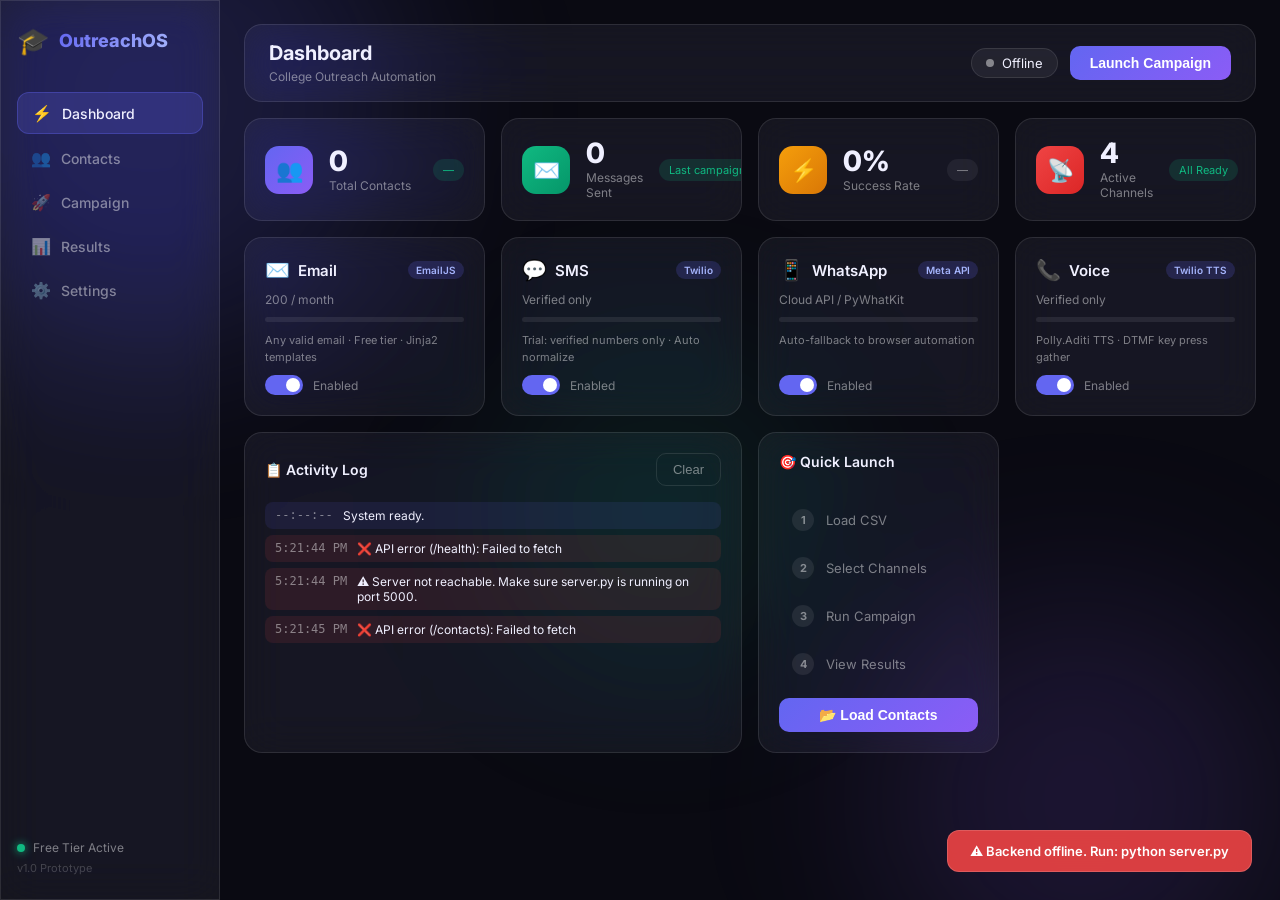
<file: dashboard/index.html>
<!DOCTYPE html>
<html lang="en">
<head>
  <meta charset="UTF-8" />
  <meta name="viewport" content="width=device-width, initial-scale=1.0" />
  <title>OutreachOS — College Outreach Automation</title>
  <meta name="description" content="Glassmorphism dashboard for College Outreach Automation." />
  <link rel="preconnect" href="https://fonts.googleapis.com" />
  <link href="https://fonts.googleapis.com/css2?family=Inter:wght@300;400;500;600;700;800&display=swap" rel="stylesheet" />
  <link rel="stylesheet" href="style.css" />
  <style>
    .toast{position:fixed;bottom:28px;right:28px;padding:12px 22px;border-radius:12px;font-size:13px;font-weight:600;z-index:9999;opacity:0;transform:translateY(10px);transition:.3s;backdrop-filter:blur(12px);border:1px solid rgba(255,255,255,.15);pointer-events:none}
    .toast.show{opacity:1;transform:none}
    .toast-ok{background:rgba(16,185,129,.9);color:#fff}
    .toast-err{background:rgba(239,68,68,.9);color:#fff}
  </style>
</head>
<body>

  <div class="bg-orb orb-1"></div>
  <div class="bg-orb orb-2"></div>
  <div class="bg-orb orb-3"></div>

  <div class="app-shell">

    <!-- SIDEBAR -->
    <aside class="sidebar glass" id="sidebar">
      <div class="logo">
        <span class="logo-icon">🎓</span>
        <span class="logo-text">OutreachOS</span>
      </div>
      <nav class="nav">
        <a href="#" class="nav-item active" data-view="dashboard" id="nav-dashboard"><span class="nav-icon">⚡</span><span>Dashboard</span></a>
        <a href="#" class="nav-item" data-view="contacts"  id="nav-contacts" ><span class="nav-icon">👥</span><span>Contacts</span></a>
        <a href="#" class="nav-item" data-view="campaign"  id="nav-campaign" ><span class="nav-icon">🚀</span><span>Campaign</span></a>
        <a href="#" class="nav-item" data-view="results"   id="nav-results"  ><span class="nav-icon">📊</span><span>Results</span></a>
        <a href="#" class="nav-item" data-view="settings"  id="nav-settings" ><span class="nav-icon">⚙️</span><span>Settings</span></a>
      </nav>
      <div class="sidebar-footer">
        <div class="tier-badge"><span class="tier-dot"></span><span>Free Tier Active</span></div>
        <p class="ver">v1.0 Prototype</p>
      </div>
    </aside>

    <!-- MAIN -->
    <main class="main-content">

      <!-- TOPBAR -->
      <header class="topbar glass">
        <div class="topbar-left">
          <h1 id="page-title">Dashboard</h1>
          <span class="breadcrumb">College Outreach Automation</span>
        </div>
        <div class="topbar-right">
          <div class="status-pill" id="status-pill">
            <span class="pulse" id="status-pulse"></span>
            <span id="status-text">Connecting…</span>
          </div>
          <button class="btn-primary" id="launch-btn">Launch Campaign</button>
        </div>
      </header>

      <!-- ══ DASHBOARD ══ -->
      <section class="view active" id="view-dashboard">
        <div class="bento-grid">

          <div class="bento-card stat-card glass">
            <div class="stat-icon" style="background:linear-gradient(135deg,#6366f1,#8b5cf6)">👥</div>
            <div class="stat-body"><div class="stat-num" id="stat-total">0</div><div class="stat-label">Total Contacts</div></div>
            <div class="stat-trend up" id="stat-trend-contacts">—</div>
          </div>

          <div class="bento-card stat-card glass">
            <div class="stat-icon" style="background:linear-gradient(135deg,#10b981,#059669)">✉️</div>
            <div class="stat-body"><div class="stat-num" id="stat-sent">0</div><div class="stat-label">Messages Sent</div></div>
            <div class="stat-trend up">Last campaign</div>
          </div>

          <div class="bento-card stat-card glass">
            <div class="stat-icon" style="background:linear-gradient(135deg,#f59e0b,#d97706)">⚡</div>
            <div class="stat-body"><div class="stat-num" id="stat-rate">0%</div><div class="stat-label">Success Rate</div></div>
            <div class="stat-trend neutral" id="stat-trend-rate">—</div>
          </div>

          <div class="bento-card stat-card glass">
            <div class="stat-icon" style="background:linear-gradient(135deg,#ef4444,#dc2626)">📡</div>
            <div class="stat-body"><div class="stat-num">4</div><div class="stat-label">Active Channels</div></div>
            <div class="stat-trend up">All Ready</div>
          </div>

          <!-- Channel cards -->
          <div class="bento-card channel-card glass">
            <div class="ch-header"><span class="ch-icon">✉️</span><span class="ch-name">Email</span><span class="ch-badge">EmailJS</span></div>
            <div class="ch-limit">200 / month</div>
            <div class="ch-bar"><div class="ch-fill" id="email-bar" style="width:0%"></div></div>
            <div class="ch-desc">Any valid email · Free tier · Jinja2 templates</div>
            <div class="ch-toggle-row"><label class="toggle"><input type="checkbox" id="toggle-email" checked /><span class="slider"></span></label><span class="toggle-label">Enabled</span></div>
          </div>

          <div class="bento-card channel-card glass">
            <div class="ch-header"><span class="ch-icon">💬</span><span class="ch-name">SMS</span><span class="ch-badge">Twilio</span></div>
            <div class="ch-limit">Verified only</div>
            <div class="ch-bar"><div class="ch-fill sms" id="sms-bar" style="width:0%"></div></div>
            <div class="ch-desc">Trial: verified numbers only · Auto normalize</div>
            <div class="ch-toggle-row"><label class="toggle"><input type="checkbox" id="toggle-sms" checked /><span class="slider"></span></label><span class="toggle-label">Enabled</span></div>
          </div>

          <div class="bento-card channel-card glass">
            <div class="ch-header"><span class="ch-icon">📱</span><span class="ch-name">WhatsApp</span><span class="ch-badge">Meta API</span></div>
            <div class="ch-limit">Cloud API / PyWhatKit</div>
            <div class="ch-bar"><div class="ch-fill wa" id="wa-bar" style="width:0%"></div></div>
            <div class="ch-desc">Auto-fallback to browser automation</div>
            <div class="ch-toggle-row"><label class="toggle"><input type="checkbox" id="toggle-wa" checked /><span class="slider"></span></label><span class="toggle-label">Enabled</span></div>
          </div>

          <div class="bento-card channel-card glass">
            <div class="ch-header"><span class="ch-icon">📞</span><span class="ch-name">Voice</span><span class="ch-badge">Twilio TTS</span></div>
            <div class="ch-limit">Verified only</div>
            <div class="ch-bar"><div class="ch-fill voice" id="voice-bar" style="width:0%"></div></div>
            <div class="ch-desc">Polly.Aditi TTS · DTMF key press gather</div>
            <div class="ch-toggle-row"><label class="toggle"><input type="checkbox" id="toggle-voice" checked /><span class="slider"></span></label><span class="toggle-label">Enabled</span></div>
          </div>

          <!-- Activity log (wide) -->
          <div class="bento-card activity-card glass bento-wide">
            <div class="card-heading"><span>📋 Activity Log</span><button class="btn-ghost" id="clear-log-btn">Clear</button></div>
            <div class="log-feed" id="log-feed">
              <div class="log-entry info"><span class="log-ts">--:--:--</span><span class="log-msg">System ready.</span></div>
            </div>
          </div>

          <!-- Quick-start -->
          <div class="bento-card quick-card glass">
            <div class="card-heading"><span>🎯 Quick Launch</span></div>
            <div class="quick-steps">
              <div class="q-step" id="q1"><span class="q-num">1</span><span>Load CSV</span></div>
              <div class="q-step" id="q2"><span class="q-num">2</span><span>Select Channels</span></div>
              <div class="q-step" id="q3"><span class="q-num">3</span><span>Run Campaign</span></div>
              <div class="q-step" id="q4"><span class="q-num">4</span><span>View Results</span></div>
            </div>
            <button class="btn-primary full-w" id="ql-load-btn">📂 Load Contacts</button>
          </div>

        </div>
      </section>

      <!-- ══ CONTACTS ══ -->
      <section class="view" id="view-contacts">
        <div class="bento-grid">
          <div class="bento-card glass bento-full">
            <div class="card-heading">
              <span>👥 Contact Manager</span>
              <div class="btn-row">
                <button class="btn-ghost" id="add-contact-btn">+ Add</button>
                <button class="btn-ghost" id="import-csv-btn">📂 Import CSV</button>
                <button class="btn-ghost" id="export-contacts-btn">⬇ Export CSV</button>
                <input type="file" id="csv-file-input" accept=".csv" style="display:none" />
              </div>
            </div>
            <div class="search-bar-wrap">
              <input type="text" class="glass-input" id="search-contacts" placeholder="🔍  Search contacts…" />
            </div>
            <div class="contacts-table-wrap">
              <table class="contacts-table">
                <thead>
                  <tr>
                    <th><input type="checkbox" id="select-all" /></th>
                    <th>Name</th><th>Email</th><th>Phone</th><th>Course</th><th>City</th><th>Actions</th>
                  </tr>
                </thead>
                <tbody id="contacts-tbody">
                  <tr class="empty-row"><td colspan="7">No contacts loaded. Import a CSV or add manually.</td></tr>
                </tbody>
              </table>
            </div>
            <div class="table-footer">
              <span id="contact-count-label">0 contacts</span>
              <button class="btn-ghost danger" id="delete-selected-btn">🗑 Delete Selected</button>
            </div>
          </div>
        </div>

        <!-- Add Contact Modal -->
        <div class="modal-overlay" id="add-modal">
          <div class="modal glass">
            <div class="modal-header"><h3>Add Contact</h3><button class="close-btn" id="close-modal-btn">✕</button></div>
            <div class="modal-body">
              <div class="form-row"><label>Name</label><input type="text" id="m-name" class="glass-input" placeholder="Ravi Kumar" /></div>
              <div class="form-row"><label>Email</label><input type="email" id="m-email" class="glass-input" placeholder="ravi@example.com" /></div>
              <div class="form-row"><label>Phone</label><input type="text" id="m-phone" class="glass-input" placeholder="+919876543210" /></div>
              <div class="form-row"><label>Course</label><input type="text" id="m-course" class="glass-input" placeholder="B.Tech Computer Science" /></div>
              <div class="form-row"><label>City</label><input type="text" id="m-city" class="glass-input" placeholder="Aurangabad" /></div>
              <button class="btn-primary full-w" id="save-contact-btn">Save Contact</button>
            </div>
          </div>
        </div>
      </section>

      <!-- ══ CAMPAIGN ══ -->
      <section class="view" id="view-campaign">
        <div class="bento-grid">

          <div class="bento-card glass bento-half">
            <div class="card-heading"><span>🚀 Campaign Builder</span></div>
            <div class="form-row"><label>Campaign Name</label><input type="text" id="camp-name" class="glass-input" value="Summer Admissions 2025-26" /></div>
            <div class="form-row"><label>Contact Limit (blank = all)</label><input type="number" id="camp-limit" class="glass-input" placeholder="e.g. 10" min="1" /></div>
            <div class="form-row">
              <label>Select Channels</label>
              <div class="channel-chips">
                <label class="chip" id="chip-email"><input type="checkbox" checked />✉️ Email</label>
                <label class="chip" id="chip-sms"><input type="checkbox" checked />💬 SMS</label>
                <label class="chip" id="chip-wa"><input type="checkbox" checked />📱 WhatsApp</label>
                <label class="chip" id="chip-voice"><input type="checkbox" checked />📞 Voice</label>
              </div>
            </div>
            <div class="form-row"><label>Delay Between Sends (sec)</label><input type="number" id="camp-delay" class="glass-input" value="0.5" step="0.1" min="0" /></div>
            <div class="launch-actions">
              <button class="btn-primary" id="run-campaign-btn">⚡ Run Campaign</button>
              <button class="btn-ghost" id="preview-btn">👁 Preview</button>
            </div>
          </div>

          <div class="bento-card glass bento-half">
            <div class="card-heading"><span>📝 Message Preview</span></div>
            <div class="preview-tabs">
              <button class="ptab active" data-tab="email">Email</button>
              <button class="ptab" data-tab="sms">SMS</button>
              <button class="ptab" data-tab="whatsapp">WhatsApp</button>
              <button class="ptab" data-tab="voice">Voice</button>
            </div>
            <div class="preview-panel" id="preview-email">
              <div class="preview-email-card">
                <div class="pe-header">🎓 College Admissions</div>
                <p class="pe-subject">Subject: Admissions Open for [Course] — [College]</p>
                <p class="pe-body">Dear <strong>[Name]</strong>,<br><br>We are delighted to inform you that admissions for <strong>[Course]</strong> are now open for <strong>2025-26</strong>.<br><br>Based in <strong>[City]</strong>, you are just a step away from an extraordinary journey…</p>
                <a class="pe-cta">Apply Now →</a>
              </div>
            </div>
            <div class="preview-panel hidden" id="preview-sms">
              <div class="sms-bubble">Dear [Name], Admissions for [Course] at [College] are now OPEN for 2025-26! Limited seats. Apply: https://yourcollege.edu.in | Reply STOP to opt out.</div>
            </div>
            <div class="preview-panel hidden" id="preview-whatsapp">
              <div class="wa-bubble">📱 Hi [Name],<br>Hello from [College]! We are excited to share our latest admission updates.</div>
            </div>
            <div class="preview-panel hidden" id="preview-voice">
              <div class="voice-script">
                <p>🔊 <em>"Hello, [Name]. This is a message from [College]."</em></p>
                <p>🔊 <em>"Admissions for [Course] are now open. Seats are limited."</em></p>
                <p>🔊 <em>"Press 1 to know more. Press 9 to opt out."</em></p>
                <p>🔊 <em>"Visit [website] to apply online. Thank you!"</em></p>
              </div>
            </div>
          </div>

          <!-- Progress card -->
          <div class="bento-card glass bento-full" id="progress-card" style="display:none">
            <div class="card-heading"><span>⚡ Campaign in Progress</span><span id="prog-percent">0%</span></div>
            <div class="progress-bar-wrap"><div class="progress-bar" id="progress-bar"></div></div>
            <div class="prog-stats">
              <span>✅ Sent: <strong id="p-sent">0</strong></span>
              <span>⏭ Skipped: <strong id="p-skip">0</strong></span>
              <span>❌ Failed: <strong id="p-fail">0</strong></span>
              <span>⏳ Remaining: <strong id="p-rem">—</strong></span>
            </div>
          </div>

        </div>
      </section>

      <!-- ══ RESULTS ══ -->
      <section class="view" id="view-results">
        <div class="bento-grid">

          <div class="bento-card glass bento-third">
            <div class="card-heading"><span>📊 Summary</span></div>
            <div class="result-ring-wrap">
              <svg viewBox="0 0 120 120" class="ring-svg">
                <circle cx="60" cy="60" r="50" fill="none" stroke="rgba(255,255,255,0.08)" stroke-width="12"/>
                <circle cx="60" cy="60" r="50" fill="none" stroke="#6366f1" stroke-width="12"
                  stroke-dasharray="314" stroke-dashoffset="314" stroke-linecap="round"
                  transform="rotate(-90 60 60)" id="ring-progress"/>
              </svg>
              <div class="ring-center"><div class="ring-num" id="ring-rate">0%</div><div class="ring-lbl">Success</div></div>
            </div>
            <div class="result-breakdown">
              <div class="rb-row"><span class="rb-dot sent"></span>Sent <strong id="rb-sent">0</strong></div>
              <div class="rb-row"><span class="rb-dot skip"></span>Skipped <strong id="rb-skip">0</strong></div>
              <div class="rb-row"><span class="rb-dot fail"></span>Failed <strong id="rb-fail">0</strong></div>
            </div>
          </div>

          <div class="bento-card glass bento-twothird">
            <div class="card-heading">
              <span>📋 Detailed Results</span>
              <div class="btn-row">
                <button class="btn-ghost" id="export-json-btn">⬇ Export JSON</button>
                <button class="btn-ghost" id="view-logs-btn">📁 Logs</button>
              </div>
            </div>
            <div class="results-filter">
              <button class="filter-chip active" data-filter="all">All</button>
              <button class="filter-chip" data-filter="sent">✅ Sent</button>
              <button class="filter-chip" data-filter="skipped">⏭ Skipped</button>
              <button class="filter-chip" data-filter="error">❌ Error</button>
            </div>
            <div class="results-table-wrap">
              <table class="contacts-table">
                <thead><tr><th>Contact</th><th>Channel</th><th>Status</th><th>Email/Phone</th><th>Note</th></tr></thead>
                <tbody id="results-tbody">
                  <tr class="empty-row"><td colspan="5">No results yet. Run a campaign first.</td></tr>
                </tbody>
              </table>
            </div>
          </div>

          <div class="bento-card glass bento-full">
            <div class="card-heading"><span>📈 Channel Breakdown</span></div>
            <div class="channel-bars">
              <div class="cbar-row"><span class="cbar-label">✉️ Email</span><div class="cbar-track"><div class="cbar-fill email" id="res-email-bar" style="width:0%"></div></div><span class="cbar-val" id="res-email-val">0</span></div>
              <div class="cbar-row"><span class="cbar-label">💬 SMS</span><div class="cbar-track"><div class="cbar-fill sms" id="res-sms-bar" style="width:0%"></div></div><span class="cbar-val" id="res-sms-val">0</span></div>
              <div class="cbar-row"><span class="cbar-label">📱 WhatsApp</span><div class="cbar-track"><div class="cbar-fill wa" id="res-wa-bar" style="width:0%"></div></div><span class="cbar-val" id="res-wa-val">0</span></div>
              <div class="cbar-row"><span class="cbar-label">📞 Voice</span><div class="cbar-track"><div class="cbar-fill voice" id="res-voice-bar" style="width:0%"></div></div><span class="cbar-val" id="res-voice-val">0</span></div>
            </div>
          </div>

        </div>
      </section>

      <!-- ══ SETTINGS ══ -->
      <section class="view" id="view-settings">
        <div class="bento-grid">

          <div class="bento-card glass bento-half">
            <div class="card-heading"><span>✉️ EmailJS Config</span></div>
            <div class="form-row"><label>Service ID</label><input type="text" class="glass-input" id="s-ejs-sid" placeholder="service_xxxxxxx" /></div>
            <div class="form-row"><label>Template ID</label><input type="text" class="glass-input" id="s-ejs-tid" placeholder="template_xxxxxxx" /></div>
            <div class="form-row"><label>Public Key</label><input type="text" class="glass-input" id="s-ejs-pub" placeholder="xxxxxxxxxxxxxxxxxxxx" /></div>
            <div class="form-row"><label>Private Key</label><input type="password" class="glass-input" id="s-ejs-priv" placeholder="••••••••••••" /></div>
            <div class="form-row"><label>From Name</label><input type="text" class="glass-input" id="s-ejs-from" placeholder="College Admissions" /></div>
            <div class="form-row"><label>Reply-To Email</label><input type="email" class="glass-input" id="s-ejs-reply" placeholder="admissions@college.edu" /></div>
          </div>

          <div class="bento-card glass bento-half">
            <div class="card-heading"><span>💬 Twilio Config</span></div>
            <div class="form-row"><label>Account SID</label><input type="text" class="glass-input" id="s-tw-sid" placeholder="ACxxxxxxxxxxxxxxxx" /></div>
            <div class="form-row"><label>Auth Token</label><input type="password" class="glass-input" id="s-tw-token" placeholder="••••••••••••••••" /></div>
            <div class="form-row"><label>From Number</label><input type="text" class="glass-input" id="s-tw-from" placeholder="+1xxxxxxxxxx" /></div>
            <div class="form-row"><label>Verified Numbers (comma-sep)</label><input type="text" class="glass-input" id="s-tw-verified" placeholder="+919876543210,+918765432109" /></div>
          </div>

          <div class="bento-card glass bento-half">
            <div class="card-heading"><span>📱 WhatsApp Config</span></div>
            <div class="form-row"><label>API Token</label><input type="password" class="glass-input" id="s-wa-token" placeholder="Bearer token…" /></div>
            <div class="form-row"><label>Phone Number ID</label><input type="text" class="glass-input" id="s-wa-pid" placeholder="1234567890" /></div>
          </div>

          <div class="bento-card glass bento-half">
            <div class="card-heading"><span>🏫 College Info</span></div>
            <div class="form-row"><label>College Name</label><input type="text" class="glass-input" id="s-col-name" placeholder="Example College of Engineering" /></div>
            <div class="form-row"><label>Phone</label><input type="text" class="glass-input" id="s-col-phone" placeholder="+91-XXXXXXXXXX" /></div>
            <div class="form-row"><label>Website</label><input type="text" class="glass-input" id="s-col-web" placeholder="https://yourcollege.edu.in" /></div>
            <div class="form-row"><label>Admission Year</label><input type="text" class="glass-input" id="s-col-year" placeholder="2025-26" /></div>
          </div>

          <div class="bento-card glass bento-full settings-actions">
            <button class="btn-primary" id="save-settings-btn">💾 Save to .env</button>
            <button class="btn-ghost" id="reset-settings-btn">↩ Reset Fields</button>
            <button class="btn-ghost" id="view-logs-btn-s">📁 View Saved Logs</button>
            <div class="settings-note">✅ Settings are written directly to your <code>.env</code> file via the server API.</div>
          </div>

        </div>
      </section>

    </main>
  </div>

  <!-- Log History Modal -->
  <div class="modal-overlay" id="log-history-modal">
    <div class="modal glass" style="width:560px;max-width:95vw">
      <div class="modal-header">
        <h3>📁 Saved Campaign Logs</h3>
        <button class="close-btn" id="close-log-modal-btn">✕</button>
      </div>
      <div class="modal-body">
        <p style="font-size:12px;color:var(--muted);margin-bottom:12px">Click any log to load its results.</p>
        <div class="log-feed" id="log-history-body" style="max-height:320px">Loading…</div>
      </div>
    </div>
  </div>

  <script src="app.js"></script>
</body>
</html>
</file>
<file: dashboard/style.css>
/* ── Reset & Base ────────────────────────────────────── */
*, *::before, *::after { box-sizing: border-box; margin: 0; padding: 0; }

:root {
  --bg:       #0a0a12;
  --surface:  rgba(255,255,255,0.05);
  --border:   rgba(255,255,255,0.10);
  --border-h: rgba(255,255,255,0.20);
  --text:     #f0f0ff;
  --muted:    rgba(255,255,255,0.45);
  --accent:   #6366f1;
  --accent2:  #8b5cf6;
  --green:    #10b981;
  --yellow:   #f59e0b;
  --red:      #ef4444;
  --teal:     #06b6d4;
  --gap:      16px;
  --radius:   18px;
  --sidebar-w: 220px;
}

body {
  font-family: 'Inter', sans-serif;
  background: var(--bg);
  color: var(--text);
  min-height: 100vh;
  overflow-x: hidden;
}

/* ── BG Orbs ─────────────────────────────────────────── */
.bg-orb {
  position: fixed; border-radius: 50%;
  filter: blur(90px); pointer-events: none; z-index: 0;
  animation: orb-float 12s ease-in-out infinite alternate;
}
.orb-1 { width:500px;height:500px; background:rgba(99,102,241,0.18); top:-150px;left:-100px; }
.orb-2 { width:400px;height:400px; background:rgba(139,92,246,0.14); bottom:-100px;right:0; animation-delay:-4s; }
.orb-3 { width:300px;height:300px; background:rgba(16,185,129,0.10); top:40%;left:40%; animation-delay:-8s; }
@keyframes orb-float { from{transform:translate(0,0) scale(1)} to{transform:translate(30px,20px) scale(1.07)} }

/* ── Glass Mixin ─────────────────────────────────────── */
.glass {
  background: var(--surface);
  backdrop-filter: blur(20px) saturate(180%);
  -webkit-backdrop-filter: blur(20px) saturate(180%);
  border: 1px solid var(--border);
  border-radius: var(--radius);
  transition: border-color .2s, box-shadow .2s;
}
.glass:hover { border-color: var(--border-h); }

/* ── App Shell ───────────────────────────────────────── */
.app-shell {
  display: flex; min-height: 100vh; position: relative; z-index: 1;
}

/* ── Sidebar ─────────────────────────────────────────── */
.sidebar {
  width: var(--sidebar-w); min-height: 100vh;
  display: flex; flex-direction: column;
  padding: 24px 16px; position: fixed; left: 0; top: 0; z-index: 50;
  border-radius: 0; border-right: 1px solid var(--border);
}
.logo { display:flex; align-items:center; gap:10px; margin-bottom:36px; }
.logo-icon { font-size:26px; }
.logo-text { font-size:18px; font-weight:800; background:linear-gradient(135deg,#6366f1,#a5b4fc); -webkit-background-clip:text; -webkit-text-fill-color:transparent; }

.nav { display:flex; flex-direction:column; gap:4px; }
.nav-item {
  display:flex; align-items:center; gap:10px;
  padding:10px 14px; border-radius:12px;
  color: var(--muted); text-decoration:none; font-size:14px; font-weight:500;
  transition: all .2s;
}
.nav-item:hover { background:rgba(99,102,241,0.12); color:var(--text); }
.nav-item.active { background:rgba(99,102,241,0.22); color:var(--text); border:1px solid rgba(99,102,241,0.35); }
.nav-icon { font-size:16px; }

.sidebar-footer { margin-top:auto; padding-top:20px; }
.tier-badge { display:flex; align-items:center; gap:8px; font-size:12px; color:var(--muted); margin-bottom:6px; }
.tier-dot { width:8px;height:8px; border-radius:50%; background:var(--green); box-shadow:0 0 8px var(--green); animation:pulse-dot 2s infinite; }
@keyframes pulse-dot { 0%,100%{opacity:1} 50%{opacity:.4} }
.ver { font-size:11px; color:rgba(255,255,255,0.2); }

/* ── Main Content ────────────────────────────────────── */
.main-content {
  margin-left: var(--sidebar-w);
  flex: 1; padding: 24px;
  display: flex; flex-direction: column; gap: var(--gap);
}

/* ── Topbar ──────────────────────────────────────────── */
.topbar {
  display:flex; align-items:center; justify-content:space-between;
  padding: 16px 24px; border-radius: var(--radius);
}
.topbar-left h1 { font-size:20px; font-weight:700; }
.breadcrumb { font-size:12px; color:var(--muted); }
.topbar-right { display:flex; align-items:center; gap:12px; }

.status-pill {
  display:flex; align-items:center; gap:8px;
  padding:6px 14px; border-radius:20px;
  background:rgba(255,255,255,0.06); font-size:13px;
  border:1px solid var(--border);
}
.pulse {
  width:8px;height:8px; border-radius:50%; background:var(--muted);
  animation: pulse-dot 2s infinite;
}
.pulse.running { background:var(--green); }

/* ── Buttons ─────────────────────────────────────────── */
.btn-primary {
  padding:9px 20px; border-radius:10px; border:none; cursor:pointer;
  background:linear-gradient(135deg,var(--accent),var(--accent2));
  color:#fff; font-size:14px; font-weight:600;
  transition: opacity .2s, transform .15s;
}
.btn-primary:hover { opacity:.88; transform:translateY(-1px); }
.btn-primary:active { transform:translateY(0); }
.btn-primary.full-w { width:100%; margin-top:auto; }

.btn-ghost {
  padding:8px 16px; border-radius:10px; cursor:pointer;
  background:transparent; border:1px solid var(--border);
  color:var(--muted); font-size:13px; font-weight:500;
  transition: all .2s;
}
.btn-ghost:hover { background:rgba(255,255,255,0.08); color:var(--text); border-color:var(--border-h); }
.btn-ghost.danger:hover { border-color:var(--red); color:var(--red); }

.btn-row { display:flex; gap:8px; }

/* ── Views ───────────────────────────────────────────── */
.view { display:none; }
.view.active { display:block; }

/* ── Bento Grid ──────────────────────────────────────── */
.bento-grid {
  display:grid;
  grid-template-columns: repeat(4, 1fr);
  gap: var(--gap);
  animation: fadeUp .35s ease;
}
@keyframes fadeUp { from{opacity:0;transform:translateY(12px)} to{opacity:1;transform:none} }

.bento-card { padding:20px; border-radius:var(--radius); position:relative; overflow:hidden; }
.bento-wide  { grid-column: span 2; }
.bento-full  { grid-column: span 4; }
.bento-half  { grid-column: span 2; }
.bento-third { grid-column: span 1; }
.bento-twothird { grid-column: span 3; }

/* ── Stat Cards ──────────────────────────────────────── */
.stat-card { display:flex; align-items:center; gap:16px; }
.stat-icon { width:48px;height:48px; border-radius:14px; display:flex; align-items:center; justify-content:center; font-size:22px; flex-shrink:0; }
.stat-num { font-size:28px; font-weight:800; line-height:1; }
.stat-label { font-size:12px; color:var(--muted); margin-top:3px; }
.stat-trend { margin-left:auto; font-size:11px; padding:4px 10px; border-radius:20px; white-space:nowrap; }
.stat-trend.up { background:rgba(16,185,129,0.15); color:var(--green); }
.stat-trend.neutral { background:rgba(255,255,255,0.06); color:var(--muted); }

/* ── Channel Cards ───────────────────────────────────── */
.channel-card { display:flex; flex-direction:column; gap:10px; }
.ch-header { display:flex; align-items:center; gap:8px; }
.ch-icon { font-size:20px; }
.ch-name { font-size:15px; font-weight:600; flex:1; }
.ch-badge { font-size:10px; padding:3px 8px; border-radius:20px; background:rgba(99,102,241,0.2); color:#a5b4fc; font-weight:600; }
.ch-limit { font-size:12px; color:var(--muted); }
.ch-bar { height:5px; background:rgba(255,255,255,0.08); border-radius:3px; overflow:hidden; }
.ch-fill { height:100%; border-radius:3px; background:linear-gradient(90deg,var(--accent),var(--accent2)); transition:width 1s ease; }
.ch-fill.sms  { background:linear-gradient(90deg,var(--green),#059669); }
.ch-fill.wa   { background:linear-gradient(90deg,#25d366,#128c7e); }
.ch-fill.voice{ background:linear-gradient(90deg,var(--yellow),#d97706); }
.ch-desc { font-size:11px; color:var(--muted); line-height:1.5; }
.ch-toggle-row { display:flex; align-items:center; gap:10px; margin-top:auto; }
.toggle-label { font-size:12px; color:var(--muted); }

/* Toggle switch */
.toggle { position:relative; display:inline-block; width:38px;height:20px; }
.toggle input { opacity:0; width:0;height:0; }
.slider { position:absolute; inset:0; background:rgba(255,255,255,0.15); border-radius:20px; cursor:pointer; transition:.3s; }
.slider::before { content:''; position:absolute; height:14px;width:14px; left:3px;bottom:3px; background:#fff; border-radius:50%; transition:.3s; }
.toggle input:checked + .slider { background:var(--accent); }
.toggle input:checked + .slider::before { transform:translateX(18px); }

/* ── Card Heading ────────────────────────────────────── */
.card-heading { display:flex; align-items:center; justify-content:space-between; font-size:14px; font-weight:600; margin-bottom:16px; }

/* ── Log Feed ────────────────────────────────────────── */
.log-feed {
  max-height:200px; overflow-y:auto; display:flex; flex-direction:column; gap:6px;
  scrollbar-width:thin; scrollbar-color:rgba(255,255,255,0.1) transparent;
}
.log-entry { display:flex; gap:10px; font-size:12px; padding:6px 10px; border-radius:8px; }
.log-entry.info    { background:rgba(99,102,241,0.10); }
.log-entry.success { background:rgba(16,185,129,0.10); }
.log-entry.warning { background:rgba(245,158,11,0.10); }
.log-entry.error   { background:rgba(239,68,68,0.10); }
.log-ts { color:var(--muted); font-family:monospace; flex-shrink:0; }
.log-msg { color:var(--text); }

/* ── Quick Steps ─────────────────────────────────────── */
.quick-card { display:flex; flex-direction:column; gap:14px; }
.quick-steps { display:flex; flex-direction:column; gap:8px; }
.q-step { display:flex; align-items:center; gap:12px; font-size:13px; color:var(--muted); padding:8px 12px; border-radius:10px; border:1px solid transparent; transition:.2s; }
.q-step.done { color:var(--green); border-color:rgba(16,185,129,0.25); background:rgba(16,185,129,0.08); }
.q-step.active { color:var(--text); border-color:rgba(99,102,241,0.3); background:rgba(99,102,241,0.1); }
.q-num { width:22px;height:22px; border-radius:50%; background:rgba(255,255,255,0.08); display:flex; align-items:center; justify-content:center; font-size:11px; font-weight:700; flex-shrink:0; }
.q-step.done .q-num { background:var(--green); color:#000; }

/* ── Table ───────────────────────────────────────────── */
.contacts-table-wrap, .results-table-wrap { overflow-x:auto; max-height:380px; overflow-y:auto; }
.contacts-table { width:100%; border-collapse:collapse; font-size:13px; }
.contacts-table th { padding:10px 14px; text-align:left; color:var(--muted); font-weight:600; font-size:11px; text-transform:uppercase; letter-spacing:.05em; border-bottom:1px solid var(--border); position:sticky;top:0;background:#0e0e1a;z-index:2; }
.contacts-table td { padding:12px 14px; border-bottom:1px solid rgba(255,255,255,0.05); }
.contacts-table tr:hover td { background:rgba(255,255,255,0.03); }
.contacts-table .empty-row td { text-align:center; color:var(--muted); padding:40px; }

.table-footer { display:flex; align-items:center; justify-content:space-between; margin-top:12px; font-size:13px; color:var(--muted); }

.search-bar-wrap { margin-bottom:14px; }
.search-input,.glass-input {
  width:100%; padding:10px 14px; border-radius:10px;
  background:rgba(255,255,255,0.06); border:1px solid var(--border);
  color:var(--text); font-size:14px; font-family:'Inter',sans-serif;
  outline:none; transition:border-color .2s;
}
.glass-input:focus { border-color:var(--accent); background:rgba(99,102,241,0.08); }
.glass-input::placeholder { color:var(--muted); }

/* ── Status badges ───────────────────────────────────── */
.badge { padding:3px 10px; border-radius:20px; font-size:11px; font-weight:600; }
.badge.sent    { background:rgba(16,185,129,0.2); color:var(--green); }
.badge.skipped { background:rgba(245,158,11,0.2); color:var(--yellow); }
.badge.error   { background:rgba(239,68,68,0.2); color:var(--red); }
.badge.dialed  { background:rgba(6,182,212,0.2); color:var(--teal); }

/* ── Modal ───────────────────────────────────────────── */
.modal-overlay { position:fixed; inset:0; background:rgba(0,0,0,0.6); z-index:200; display:none; align-items:center; justify-content:center; backdrop-filter:blur(4px); }
.modal-overlay.open { display:flex; }
.modal { width:460px; max-width:95vw; padding:28px; border-radius:20px; }
.modal-header { display:flex; align-items:center; justify-content:space-between; margin-bottom:20px; }
.modal-header h3 { font-size:16px; font-weight:700; }
.close-btn { background:none; border:none; color:var(--muted); font-size:18px; cursor:pointer; }
.close-btn:hover { color:var(--text); }
.modal-body { display:flex; flex-direction:column; gap:14px; }
.form-row { display:flex; flex-direction:column; gap:6px; }
.form-row label { font-size:12px; color:var(--muted); font-weight:500; }

/* ── Campaign ────────────────────────────────────────── */
.channel-chips { display:flex; flex-wrap:wrap; gap:8px; }
.chip { display:flex; align-items:center; gap:6px; padding:7px 14px; border-radius:20px; cursor:pointer; border:1px solid var(--border); font-size:13px; color:var(--muted); transition:.2s; }
.chip:hover { border-color:var(--border-h); color:var(--text); }
.chip input[type=checkbox] { display:none; }
.chip:has(input:checked) { background:rgba(99,102,241,0.2); border-color:rgba(99,102,241,0.5); color:var(--text); }
.launch-actions { display:flex; gap:10px; margin-top:8px; }

/* Progress */
.progress-bar-wrap { height:8px; background:rgba(255,255,255,0.08); border-radius:4px; overflow:hidden; margin-bottom:14px; }
.progress-bar { height:100%; background:linear-gradient(90deg,var(--accent),var(--accent2)); border-radius:4px; width:0%; transition:width .4s ease; }
.prog-stats { display:flex; gap:24px; font-size:13px; color:var(--muted); }
.prog-stats strong { color:var(--text); }

/* Preview */
.preview-tabs { display:flex; gap:6px; margin-bottom:14px; }
.ptab { padding:6px 14px; border-radius:8px; border:1px solid var(--border); background:none; color:var(--muted); font-size:12px; cursor:pointer; transition:.2s; }
.ptab.active { background:rgba(99,102,241,0.2); border-color:rgba(99,102,241,0.5); color:var(--text); }
.preview-panel { flex:1; }
.preview-panel.hidden { display:none; }

.preview-email-card { background:rgba(255,255,255,0.04); border-radius:12px; overflow:hidden; }
.pe-header { background:linear-gradient(135deg,#1a237e,#283593); padding:16px 20px; font-size:14px; font-weight:700; color:#fff; }
.pe-subject { font-size:12px; color:var(--muted); padding:12px 20px 0; }
.pe-body { font-size:13px; line-height:1.7; padding:12px 20px; color:var(--text); }
.pe-cta { display:block; background:var(--accent); color:#fff; text-align:center; padding:10px; border-radius:0 0 12px 12px; font-size:13px; font-weight:600; cursor:pointer; }

.sms-bubble { background:rgba(16,185,129,0.1); border:1px solid rgba(16,185,129,0.25); border-radius:12px; padding:16px; font-size:13px; line-height:1.7; }
.wa-bubble { background:rgba(37,211,102,0.1); border:1px solid rgba(37,211,102,0.25); border-radius:12px; padding:16px; font-size:13px; line-height:1.7; }
.voice-script { display:flex; flex-direction:column; gap:10px; }
.voice-script p { font-size:13px; color:var(--muted); }

/* ── Results ─────────────────────────────────────────── */
.result-ring-wrap { position:relative; width:140px; height:140px; margin:0 auto 20px; }
.ring-svg { width:100%; height:100%; }
.ring-center { position:absolute; inset:0; display:flex; flex-direction:column; align-items:center; justify-content:center; }
.ring-num { font-size:26px; font-weight:800; }
.ring-lbl { font-size:11px; color:var(--muted); }

.result-breakdown { display:flex; flex-direction:column; gap:8px; }
.rb-row { display:flex; align-items:center; gap:10px; font-size:13px; color:var(--muted); }
.rb-row strong { color:var(--text); margin-left:auto; }
.rb-dot { width:10px;height:10px; border-radius:50%; }
.rb-dot.sent { background:var(--green); }
.rb-dot.skip { background:var(--yellow); }
.rb-dot.fail { background:var(--red); }

.results-filter { display:flex; gap:6px; margin-bottom:14px; }
.filter-chip { padding:5px 14px; border-radius:20px; border:1px solid var(--border); background:none; color:var(--muted); font-size:12px; cursor:pointer; transition:.2s; }
.filter-chip.active { background:rgba(99,102,241,0.2); border-color:rgba(99,102,241,0.5); color:var(--text); }

.channel-bars { display:flex; flex-direction:column; gap:14px; }
.cbar-row { display:flex; align-items:center; gap:14px; font-size:13px; }
.cbar-label { width:110px; color:var(--muted); flex-shrink:0; }
.cbar-track { flex:1; height:8px; background:rgba(255,255,255,0.08); border-radius:4px; overflow:hidden; }
.cbar-fill { height:100%; border-radius:4px; transition:width 1s ease; }
.cbar-fill.email { background:linear-gradient(90deg,var(--accent),var(--accent2)); }
.cbar-fill.sms   { background:linear-gradient(90deg,var(--green),#059669); }
.cbar-fill.wa    { background:linear-gradient(90deg,#25d366,#128c7e); }
.cbar-fill.voice { background:linear-gradient(90deg,var(--yellow),#d97706); }
.cbar-val { width:30px; text-align:right; font-weight:600; color:var(--text); }

/* ── Settings ────────────────────────────────────────── */
.settings-actions { display:flex; align-items:center; gap:12px; }
.settings-note { font-size:12px; color:var(--muted); margin-left:auto; }
.settings-note code { background:rgba(255,255,255,0.08); padding:2px 6px; border-radius:4px; }

/* ── Responsive ──────────────────────────────────────── */
@media (max-width: 1100px) {
  .bento-grid { grid-template-columns: repeat(2,1fr); }
  .bento-full  { grid-column:span 2; }
  .bento-third,.bento-twothird,.bento-half { grid-column:span 2; }
}
@media (max-width: 720px) {
  :root { --sidebar-w: 64px; }
  .logo-text,.nav-item span:not(.nav-icon),.sidebar-footer span { display:none; }
  .nav-item { justify-content:center; }
  .bento-grid { grid-template-columns:1fr; }
  .bento-full,.bento-wide,.bento-half,.bento-third,.bento-twothird { grid-column:span 1; }
  .main-content { padding:12px; }
}
</file>
